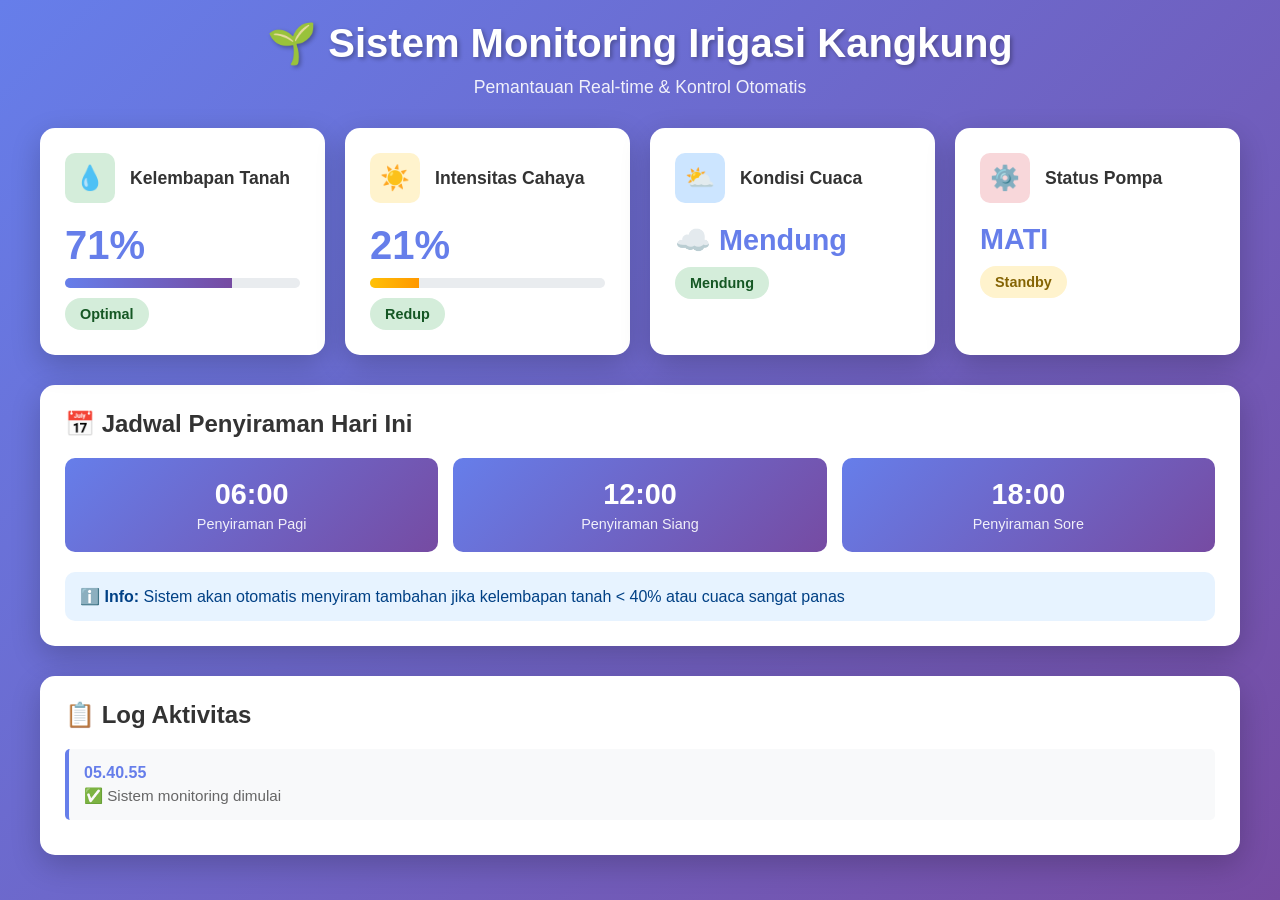
<file: index.html>
<!DOCTYPE html>
<html lang="id">
<head>
    <meta charset="UTF-8">
    <meta name="viewport" content="width=device-width, initial-scale=1.0">
    <title>Monitoring Irigasi Kangkung</title>
    <style>
        * {
            margin: 0;
            padding: 0;
            box-sizing: border-box;
        }

        body {
            font-family: 'Segoe UI', Tahoma, Geneva, Verdana, sans-serif;
            background: linear-gradient(135deg, #667eea 0%, #764ba2 100%);
            min-height: 100vh;
            padding: 20px;
        }

        .container {
            max-width: 1200px;
            margin: 0 auto;
        }

        .header {
            text-align: center;
            color: white;
            margin-bottom: 30px;
        }

        .header h1 {
            font-size: 2.5em;
            margin-bottom: 10px;
            text-shadow: 2px 2px 4px rgba(0,0,0,0.3);
        }

        .header p {
            font-size: 1.1em;
            opacity: 0.9;
        }

        .dashboard {
            display: grid;
            grid-template-columns: repeat(auto-fit, minmax(280px, 1fr));
            gap: 20px;
            margin-bottom: 30px;
        }

        .card {
            background: white;
            border-radius: 15px;
            padding: 25px;
            box-shadow: 0 10px 30px rgba(0,0,0,0.2);
            transition: transform 0.3s ease;
        }

        .card:hover {
            transform: translateY(-5px);
        }

        .card-header {
            display: flex;
            align-items: center;
            margin-bottom: 20px;
        }

        .card-icon {
            width: 50px;
            height: 50px;
            border-radius: 10px;
            display: flex;
            align-items: center;
            justify-content: center;
            font-size: 24px;
            margin-right: 15px;
        }

        .card-title {
            font-size: 1.1em;
            color: #333;
            font-weight: 600;
        }

        .card-value {
            font-size: 2.5em;
            font-weight: bold;
            color: #667eea;
            margin-bottom: 10px;
        }

        .card-status {
            padding: 8px 15px;
            border-radius: 20px;
            font-size: 0.9em;
            display: inline-block;
            font-weight: 600;
        }

        .status-good {
            background: #d4edda;
            color: #155724;
        }

        .status-warning {
            background: #fff3cd;
            color: #856404;
        }

        .status-danger {
            background: #f8d7da;
            color: #721c24;
        }

        .status-active {
            background: #cce5ff;
            color: #004085;
        }

        .irrigation-schedule {
            background: white;
            border-radius: 15px;
            padding: 25px;
            box-shadow: 0 10px 30px rgba(0,0,0,0.2);
            margin-bottom: 30px;
        }

        .schedule-title {
            font-size: 1.5em;
            color: #333;
            margin-bottom: 20px;
            font-weight: 600;
        }

        .schedule-grid {
            display: grid;
            grid-template-columns: repeat(auto-fit, minmax(200px, 1fr));
            gap: 15px;
        }

        .schedule-item {
            background: linear-gradient(135deg, #667eea 0%, #764ba2 100%);
            color: white;
            padding: 20px;
            border-radius: 10px;
            text-align: center;
        }

        .schedule-time {
            font-size: 1.8em;
            font-weight: bold;
            margin-bottom: 5px;
        }

        .schedule-label {
            opacity: 0.9;
            font-size: 0.9em;
        }

        .schedule-done {
            opacity: 0.6;
            position: relative;
        }

        .schedule-done::after {
            content: '✓';
            position: absolute;
            top: 10px;
            right: 10px;
            font-size: 24px;
            background: white;
            color: #667eea;
            width: 30px;
            height: 30px;
            border-radius: 50%;
            display: flex;
            align-items: center;
            justify-content: center;
        }

        .log-section {
            background: white;
            border-radius: 15px;
            padding: 25px;
            box-shadow: 0 10px 30px rgba(0,0,0,0.2);
        }

        .log-title {
            font-size: 1.5em;
            color: #333;
            margin-bottom: 20px;
            font-weight: 600;
        }

        .log-container {
            max-height: 300px;
            overflow-y: auto;
        }

        .log-item {
            padding: 15px;
            border-left: 4px solid #667eea;
            background: #f8f9fa;
            margin-bottom: 10px;
            border-radius: 5px;
        }

        .log-time {
            font-weight: 600;
            color: #667eea;
            margin-bottom: 5px;
        }

        .log-message {
            color: #666;
            font-size: 0.95em;
        }

        .progress-bar {
            width: 100%;
            height: 10px;
            background: #e9ecef;
            border-radius: 5px;
            overflow: hidden;
            margin-top: 10px;
        }

        .progress-fill {
            height: 100%;
            background: linear-gradient(90deg, #667eea 0%, #764ba2 100%);
            transition: width 0.3s ease;
        }

        @keyframes pulse {
            0%, 100% { opacity: 1; }
            50% { opacity: 0.5; }
        }

        .pump-active {
            animation: pulse 1.5s ease-in-out infinite;
        }
    </style>
</head>
<body>
    <div class="container">
        <div class="header">
            <h1>🌱 Sistem Monitoring Irigasi Kangkung</h1>
            <p>Pemantauan Real-time & Kontrol Otomatis</p>
        </div>

        <div class="dashboard">
            <div class="card">
                <div class="card-header">
                    <div class="card-icon" style="background: #d4edda;">💧</div>
                    <div class="card-title">Kelembapan Tanah</div>
                </div>
                <div class="card-value" id="humidity">--</div>
                <div class="progress-bar">
                    <div class="progress-fill" id="humidity-progress"></div>
                </div>
                <div style="margin-top: 10px;">
                    <span class="card-status" id="humidity-status">Memuat...</span>
                </div>
            </div>

            <div class="card">
                <div class="card-header">
                    <div class="card-icon" style="background: #fff3cd;">☀️</div>
                    <div class="card-title">Intensitas Cahaya</div>
                </div>
                <div class="card-value" id="light">--</div>
                <div class="progress-bar">
                    <div class="progress-fill" id="light-progress" style="background: linear-gradient(90deg, #ffc107 0%, #ff9800 100%);"></div>
                </div>
                <div style="margin-top: 10px;">
                    <span class="card-status" id="light-status">Memuat...</span>
                </div>
            </div>

            <div class="card">
                <div class="card-header">
                    <div class="card-icon" style="background: #cce5ff;">⛅</div>
                    <div class="card-title">Kondisi Cuaca</div>
                </div>
                <div class="card-value" style="font-size: 1.8em;" id="weather">--</div>
                <div style="margin-top: 10px;">
                    <span class="card-status" id="weather-status">Memuat...</span>
                </div>
            </div>

            <div class="card">
                <div class="card-header">
                    <div class="card-icon" style="background: #f8d7da;">⚙️</div>
                    <div class="card-title">Status Pompa</div>
                </div>
                <div class="card-value" style="font-size: 1.8em;" id="pump-status">MATI</div>
                <div style="margin-top: 10px;">
                    <span class="card-status status-warning" id="pump-badge">Standby</span>
                </div>
            </div>
        </div>

        <div class="irrigation-schedule">
            <div class="schedule-title">📅 Jadwal Penyiraman Hari Ini</div>
            <div class="schedule-grid">
                <div class="schedule-item" id="schedule-1">
                    <div class="schedule-time">06:00</div>
                    <div class="schedule-label">Penyiraman Pagi</div>
                </div>
                <div class="schedule-item" id="schedule-2">
                    <div class="schedule-time">12:00</div>
                    <div class="schedule-label">Penyiraman Siang</div>
                </div>
                <div class="schedule-item" id="schedule-3">
                    <div class="schedule-time">18:00</div>
                    <div class="schedule-label">Penyiraman Sore</div>
                </div>
            </div>
            <div style="margin-top: 20px; padding: 15px; background: #e7f3ff; border-radius: 10px; color: #004085;">
                <strong>ℹ️ Info:</strong> Sistem akan otomatis menyiram tambahan jika kelembapan tanah < 40% atau cuaca sangat panas
            </div>
        </div>

        <div class="log-section">
            <div class="log-title">📋 Log Aktivitas</div>
            <div class="log-container" id="log-container"></div>
        </div>
    </div>

    <script>
        // Simulasi data sensor
        let logs = [];
        let scheduleStatus = [false, false, false];
        let extraWateringCount = 0;

        function addLog(message) {
            const now = new Date();
            const timeStr = now.toLocaleTimeString('id-ID');
            logs.unshift({ time: timeStr, message: message });
            if (logs.length > 10) logs.pop();
            updateLogDisplay();
        }

        function updateLogDisplay() {
            const container = document.getElementById('log-container');
            container.innerHTML = logs.map(log => `
                <div class="log-item">
                    <div class="log-time">${log.time}</div>
                    <div class="log-message">${log.message}</div>
                </div>
            `).join('');
        }

        function getWeatherCondition(lightIntensity) {
            if (lightIntensity > 80) return { text: 'Cerah', emoji: '☀️', class: 'status-warning' };
            if (lightIntensity > 50) return { text: 'Berawan', emoji: '⛅', class: 'status-good' };
            return { text: 'Mendung', emoji: '☁️', class: 'status-good' };
        }

        function checkIrrigation(humidity, lightIntensity, isScheduled = false) {
            const hour = new Date().getHours();
            let shouldWater = false;
            let reason = '';

            // Cek jadwal rutin
            if (isScheduled) {
                shouldWater = true;
                reason = 'Penyiraman terjadwal';
            }
            // Cek kondisi tanah kering meskipun sudah penyiraman rutin
            else if (humidity < 40) {
                shouldWater = true;
                reason = `Tanah kering (${humidity}%)`;
                extraWateringCount++;
            }
            // Cek cuaca panas
            else if (lightIntensity > 85 && humidity < 60) {
                shouldWater = true;
                reason = `Cuaca sangat panas (cahaya ${lightIntensity}%)`;
                extraWateringCount++;
            }

            if (shouldWater) {
                activatePump(reason);
            }
        }

        function activatePump(reason) {
            const pumpStatus = document.getElementById('pump-status');
            const pumpBadge = document.getElementById('pump-badge');
            const pumpCard = document.querySelector('.card:nth-child(4)');

            pumpStatus.textContent = 'AKTIF';
            pumpBadge.textContent = 'Menyiram';
            pumpBadge.className = 'card-status status-active pump-active';
            
            addLog(`🚿 Pompa AKTIF - ${reason}`);

            // Simulasi penyiraman selama 30 detik
            setTimeout(() => {
                pumpStatus.textContent = 'MATI';
                pumpBadge.textContent = 'Standby';
                pumpBadge.className = 'card-status status-warning';
                addLog('✅ Penyiraman selesai');
            }, 30000);
        }

        function checkSchedule() {
            const now = new Date();
            const hour = now.getHours();
            const minute = now.getMinutes();

            // Cek jadwal 06:00, 12:00, 18:00
            if ((hour === 6 || hour === 12 || hour === 18) && minute === 0) {
                const scheduleIndex = hour === 6 ? 0 : (hour === 12 ? 1 : 2);
                if (!scheduleStatus[scheduleIndex]) {
                    scheduleStatus[scheduleIndex] = true;
                    document.getElementById(`schedule-${scheduleIndex + 1}`).classList.add('schedule-done');
                    checkIrrigation(getCurrentHumidity(), getCurrentLight(), true);
                }
            }

            // Reset status di awal hari
            if (hour === 0 && minute === 0) {
                scheduleStatus = [false, false, false];
                extraWateringCount = 0;
                for (let i = 1; i <= 3; i++) {
                    document.getElementById(`schedule-${i}`).classList.remove('schedule-done');
                }
            }
        }

        function getCurrentHumidity() {
            return parseInt(document.getElementById('humidity').textContent) || 0;
        }

        function getCurrentLight() {
            return parseInt(document.getElementById('light').textContent) || 0;
        }

        function updateSensors() {
            // Simulasi pembacaan sensor
            const humidity = Math.floor(Math.random() * 60) + 30; // 30-90%
            const lightIntensity = Math.floor(Math.random() * 100); // 0-100%

            // Update kelembapan tanah
            document.getElementById('humidity').textContent = humidity + '%';
            document.getElementById('humidity-progress').style.width = humidity + '%';
            
            const humidityStatus = document.getElementById('humidity-status');
            if (humidity > 60) {
                humidityStatus.textContent = 'Optimal';
                humidityStatus.className = 'card-status status-good';
            } else if (humidity > 40) {
                humidityStatus.textContent = 'Normal';
                humidityStatus.className = 'card-status status-warning';
            } else {
                humidityStatus.textContent = 'Kering!';
                humidityStatus.className = 'card-status status-danger';
            }

            // Update intensitas cahaya
            document.getElementById('light').textContent = lightIntensity + '%';
            document.getElementById('light-progress').style.width = lightIntensity + '%';
            
            const lightStatus = document.getElementById('light-status');
            if (lightIntensity > 80) {
                lightStatus.textContent = 'Sangat Terang';
                lightStatus.className = 'card-status status-warning';
            } else if (lightIntensity > 50) {
                lightStatus.textContent = 'Terang';
                lightStatus.className = 'card-status status-good';
            } else {
                lightStatus.textContent = 'Redup';
                lightStatus.className = 'card-status status-good';
            }

            // Update cuaca
            const weather = getWeatherCondition(lightIntensity);
            document.getElementById('weather').textContent = weather.emoji + ' ' + weather.text;
            document.getElementById('weather-status').textContent = weather.text;
            document.getElementById('weather-status').className = 'card-status ' + weather.class;

            // Cek apakah perlu penyiraman tambahan
            checkIrrigation(humidity, lightIntensity, false);
        }

        // Inisialisasi
        addLog('✅ Sistem monitoring dimulai');
        updateSensors();
        
        // Update sensor setiap 5 detik
        setInterval(updateSensors, 5000);
        
        // Cek jadwal setiap menit
        setInterval(checkSchedule, 60000);
        checkSchedule();
    </script>
</body>
</html>
</file>
